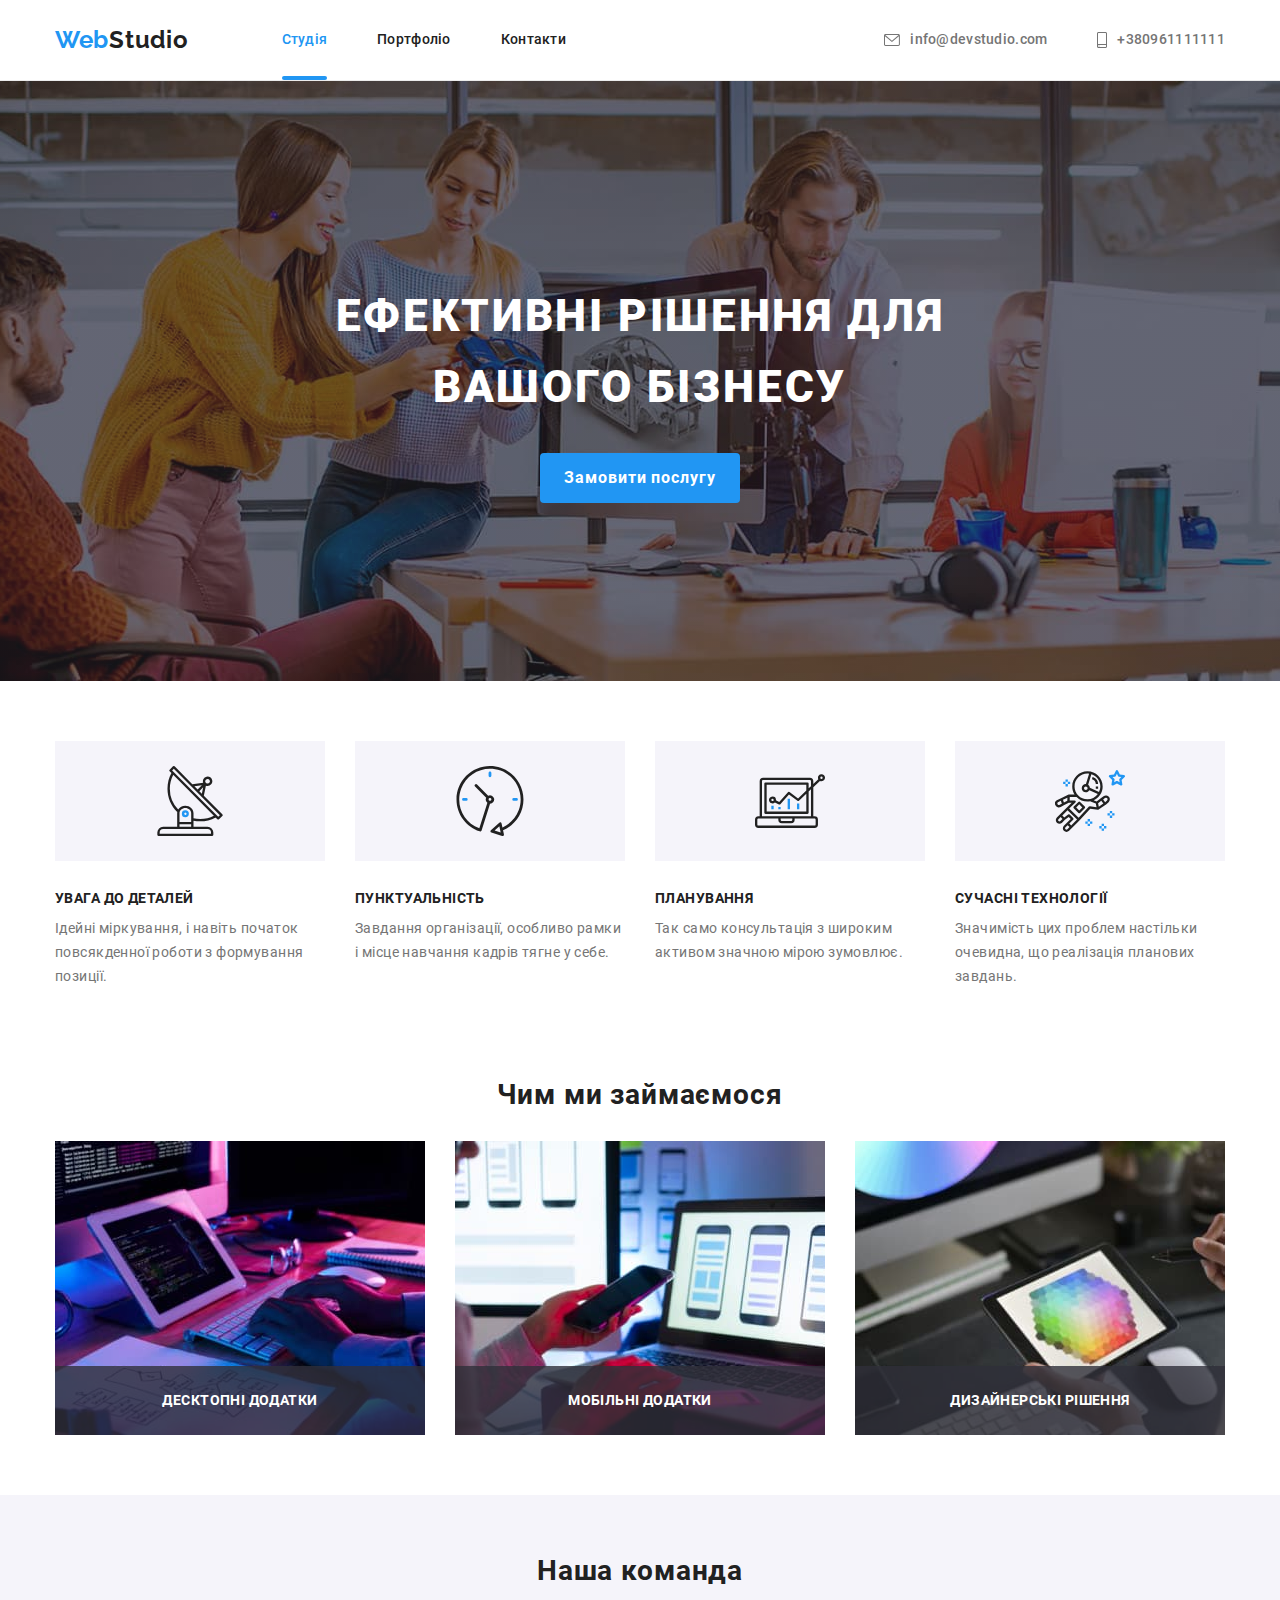
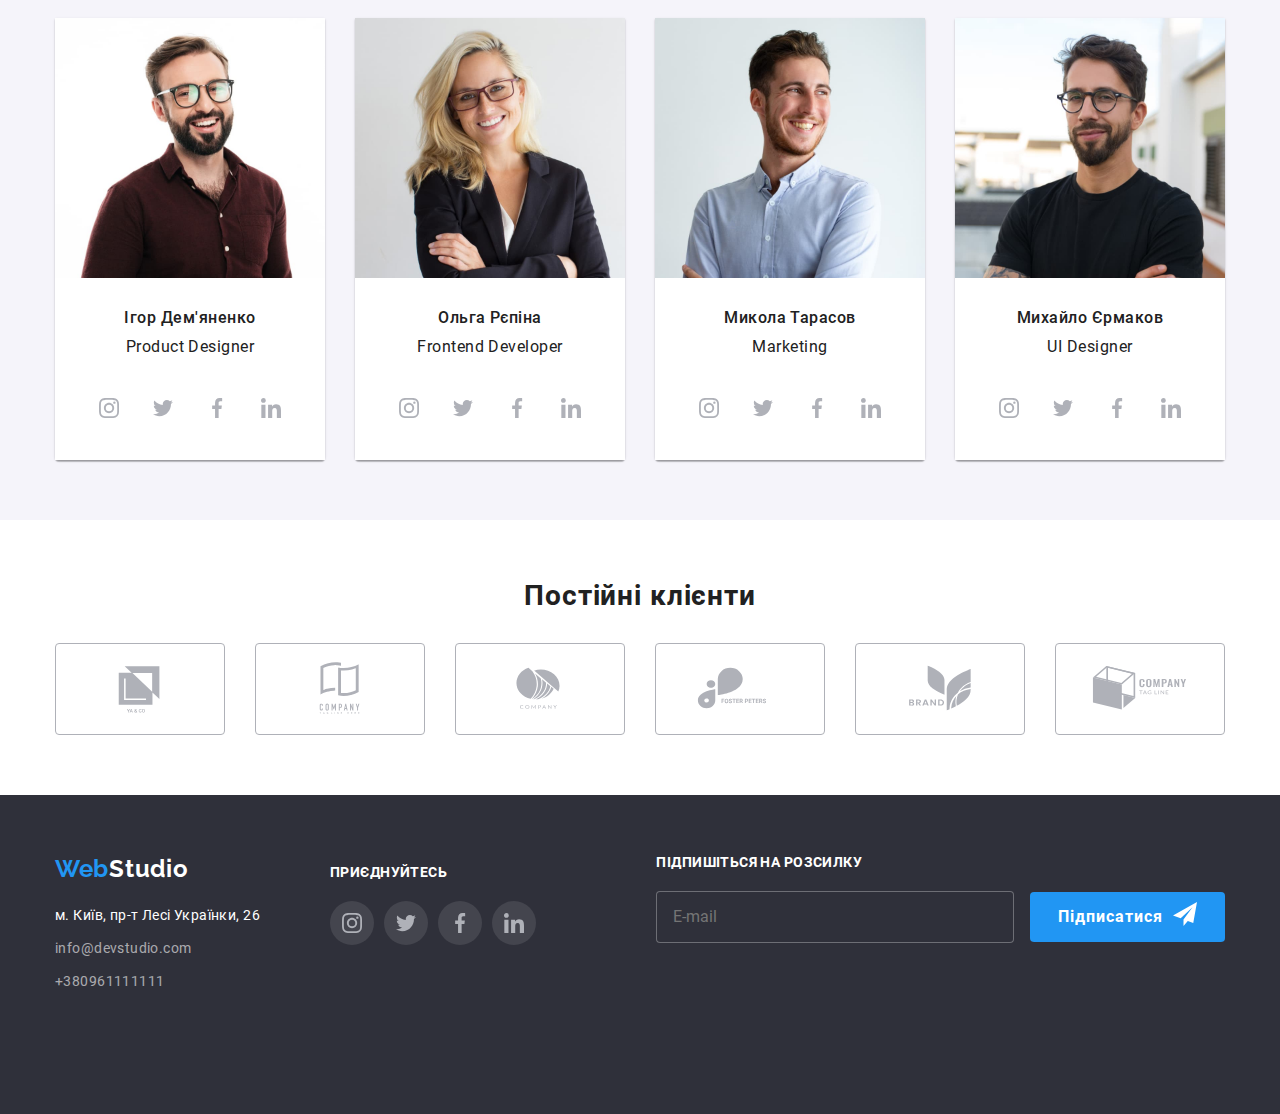
<file: index.html>
<!DOCTYPE html>
<html lang="uk">
<head>
    <meta charset="UTF-8">
    <meta http-equiv="X-UA-Compatible" content="IE=edge">
    <meta name="viewport" content="width=, initial-scale=1.0">
    <title>Студія</title>
    
    <!-- <link rel="preconnect" href="https://fonts.googleapis.com">
    <link rel="preconnect" href="https://fonts.gstatic.com" crossorigin>
    <link href="https://fonts.googleapis.com/css2?family=Raleway:wght@700&family=Roboto:wght@400;500;700;900&display=swap"
        rel="stylesheet"> -->

    <!-- <link rel="stylesheet" href="https://cdnjs.cloudflare.com/ajax/libs/modern-normalize/1.0.0/modern-normalize.min.css" /> -->
    
    <link rel="stylesheet" href="./css/main.min.css">
</head>

<body>



<header class="header">

    <div class="container">
        <div class="header__container">
            <a class="logo header__logo" lang="en" href="./index.html">Web<span class="logo__part">Studio</span></a>

            <button class="header__burger js-open-menu"  type="button">
                <svg width="40" height="40" aria-label="Перемикач мобільного меню">
                    <use class="menu-button__icon-burger" href="./images/icon.svg#icon-menu_burger"></use>
                </svg>
            </button>

            <nav>
                <ul class="site-nav">
            
                    <li> <a class="site-nav__link site-nav__link--current" href="./index.html">Студія</a> </li>
                    <li> <a class="site-nav__link" href="./portfolio.html">Портфоліо</a> </li>
                    <li> <a class="site-nav__link" href="">Контакти</a> </li>
            
                </ul>
            </nav>
            
            <ul class="site-contacts">
            
                <li>
                    <a class="site-contacts__link" lang="en" href="mailto:info@devstudio.com">
                        <svg class="site-contacts__icon" width="16" height="12">
                            <use href="./images/icon.svg#envelope"></use>
                        </svg>
                        info@devstudio.com</a>
                </li>
                <li>
                    <a class="site-contacts__link" href="tel:+380961111111">
                        <svg class="site-contacts__icon" width="10" height="16">
                            <use href="./images/icon.svg#smartphone"></use>
                        </svg>
                        +380961111111</a>
                </li>
            
            </ul>

        </div>

    </div>
</header>



<main>
    <!-- HERO -->
    <section class="hero overlay">
        
        <h1 class="hero__title">Ефективні рішення для вашого бізнесу</h1>
        <button data-modal-open class="main-button hero__main-button main-button--large" type="button">Замовити послугу</button>
    </section>


    <!-- FEATURES -->
    <section class="section">

    <div class="container">

        <h2 class="section-title visually-hidden">Особливості нашої роботи</h2> <!--Зробити заголовок невидимим за допомогою CSS-->

        <ul class="features-list">
            <li class="features-list__item">
                <div class="features-list__container">
                   <svg class="features-list__icon">
                       <use href="./images/icon.svg#antenna"></use>
                   </svg>
                </div>
                
               <h3 class="features-list__name">УВАГА ДО ДЕТАЛЕЙ</h3> 
               <p class="features-list__text">Ідейні міркування, і навіть початок повсякденної роботи з формування позиції.</p>
            </li>

            <li class="features-list__item">
                <div class="features-list__container">
                    <svg class="features-list__icon">
                        <use href="./images/icon.svg#clock"></use>
                    </svg>
                </div>
               
               <h3  class="features-list__name">ПУНКТУАЛЬНІСТЬ</h3>
               <p class="features-list__text">Завдання організації, особливо рамки і місце навчання кадрів тягне у себе.</p>
            </li>

            <li class="features-list__item">
                <div class="features-list__container">
                    <svg class="features-list__icon">
                        <use href="./images/icon.svg#diagram"></use>
                    </svg>
                </div>
               
                <h3  class="features-list__name">ПЛАНУВАННЯ</h3>
                <p class="features-list__text">Так само консультація з широким активом значною мірою зумовлює.</p>
            </li>

            <li class="features-list__item">
                <div class="features-list__container">
                    <svg class="features-list__icon">
                        <use href="./images/icon.svg#astronaut"></use>
                    </svg>
                </div>
                
                <h3  class="features-list__name">СУЧАСНІ ТЕХНОЛОГІЇ</h3>
                <p class="features-list__text">Значимість цих проблем настільки очевидна, що реалізація планових завдань.</p>
            </li>
    
        </ul>
    </div>

     </section>

  
    <!-- EXAMPLE -->
    <section class="section section--no-padding">

        <div class="container">

        <h2 class="section-title">Чим ми займаємося</h2>
        <ul class="example">
            <li class="example__item" > 
                <a href="">
                <div class="example__thumb">
                  <img class="example__image" 
                  srcset="./images/img1.jpg 1x, ./images/img1@2x.jpg 2x"   
                  src="./images/img1.jpg" alt="руки людини, що набирають текс на клавіатурі" width="370" height="294">  
                  <h3 class="example__subtitle">Десктопні додатки</h3>
                </div>
                </a>
            </li>
            <li class="example__item" > 
                <a href="">
                    <div class="example__thumb">
                     <img class="example__image"
                     srcset="./images/img2.jpg 1x, ./images/img2@2x.jpg 2x" 
                     src="./images/img2.jpg" alt="людина працює на ноутбуці" width="370" height="294">
                     <h3 class="example__subtitle">Мобільні додатки</h3>
                    </div>
                    </a>
             </li>
            <li class="example__item" >
                 <a href="">
                    <div class="example__thumb">
                     <img class="example__image"
                     srcset="./images/img3.jpg 1x, ./images/img3@2x.jpg 2x" 
                     src="./images/img3.jpg" alt="руки людини, що працює за планшетом" width="370" height="294">
                     <h3 class="example__subtitle">Дизайнерські рішення</h3>
                    </div>
                    </a>
                 </li> 
        </ul>

        </div>

    </section>


<!-- TEAM -->
    <section class="section section--color-grey">

        <div class="container">

        <h2 class="section-title">Наша команда</h2>

        <ul class="team-list">
            <li class="team-list__item"> 
                
                <article class="co-worker">
                    <picture>
                        <source srcset="./images/DemyanenkoDesktop.jpg 1x, ./images/DemyanenkoDesktop@2x.jpg 2x" media="(min-width: 1200px)">
                        <source srcset="./images/DemyanenkoTablet.jpg 1x, ./images/DemyanenkoTablet@2x.jpg 2x" media="(min-width: 768px)">
                        <img  srcset="./images/DemyanenkoMobile.jpg 1x, ./images/DemyanenkoMobile@2x.jpg 2x"
                        src="./images/DemyanenkoMobile.jpg" alt="фото співробітника" class="co-worker__photo" width="270" height="260">
                    </picture>
                
                <div class="co-worker__meta">
                <h3 class="co-worker__subtitle">Ігор Дем'яненко</h3>
                <p class="co-worker__text" lang="en">Product Designer</p>
                
                <ul class="social-links">
                   <li class="social-links__item"><a class="social-links__link" href="">
                    <svg class="social-links__icon">
                        <use href="./images/icon.svg#instagram"></use>
                    </svg>
                   </a>
                </li>

                    <li class="social-links__item"><a class="social-links__link" href="">
                            <svg class="social-links__icon">
                                <use href="./images/icon.svg#twitter"></use>
                            </svg>
                        </a></li>
                    
                    <li class="social-links__item"><a class="social-links__link" href="">
                            <svg class="social-links__icon">
                                <use href="./images/icon.svg#facebook"></use>
                            </svg>
                        </a>
                    </li>

                    <li class="social-links__item"><a class="social-links__link" href="">
                            <svg class="social-links__icon">
                                <use href="./images/icon.svg#linkedin"></use>
                            </svg>
                        </a></li>
                </ul>
            </div>
            </article>

            </li>
            
            <li class="team-list__item"> 

                <article class="co-worker">
                    <picture>
                        <source srcset="./images/RepinaDesktop.jpg 1x, ./images/RepinaDesktop@2x.jpg 2x" media="(min-width: 1200px)">
                        <source srcset="./images/RepinaTablet.jpg 1x, ./images/RepinaTablet@2x.jpg 2x" media="(min-width: 768px)">
                        <img srcset="./images/RepinaMobile.jpg 1x, ./images/RepinaMobile@2x.jpg 2x"
                            src="./images/RepinaMobile.jpg" alt="фото співробітника" class="co-worker__photo" width="270"
                            height="260">
                    </picture>
                
                <div class="co-worker__meta">
                <h3 class="co-worker__subtitle">Ольга Рєпіна</h3>
                <p class="co-worker__text" lang="en">Frontend Developer</p>
                
                <ul class="social-links">
                    <li class="social-links__item"><a class="social-links__link" href="">
                            <svg class="social-links__icon">
                                <use href="./images/icon.svg#instagram"></use>
                            </svg>
                        </a>
                    </li>
                
                    <li class="social-links__item"><a class="social-links__link" href="">
                            <svg class="social-links__icon">
                                <use href="./images/icon.svg#twitter"></use>
                            </svg>
                        </a></li>
                
                    <li class="social-links__item"><a class="social-links__link" href="">
                            <svg class="social-links__icon">
                                <use href="./images/icon.svg#facebook"></use>
                            </svg>
                        </a>
                    </li>
                
                    <li class="social-links__item"><a class="social-links__link" href="">
                            <svg class="social-links__icon">
                                <use href="./images/icon.svg#linkedin"></use>
                            </svg>
                        </a></li>
                </ul>
                </div>
                </article>

            </li>

            <li class="team-list__item"> 

                <article class="co-worker">
                    <picture>
                        <source srcset="./images/TarasovDesktop.jpg 1x, ./images/TarasovDesktop@2x.jpg 2x" media="(min-width: 1200px)">
                        <source srcset="./images/TarasovTablet.jpg 1x, ./images/TarasovTablet@2x.jpg 2x" media="(min-width: 768px)">
                        <img srcset="./images/TarasovMobile.jpg 1x, ./images/TarasovMobile@2x.jpg 2x" 
                        src="./images/TarasovMobile.jpg"
                            alt="фото співробітника" class="co-worker__photo" width="270" height="260">
                    </picture>
                
                <div class="co-worker__meta">
                <h3 class="co-worker__subtitle">Микола Тарасов</h3>
                <p class="co-worker__text" lang="en">Marketing</p>

               <ul class="social-links">
                    <li class="social-links__item"><a class="social-links__link" href="">
                            <svg class="social-links__icon">
                                <use href="./images/icon.svg#instagram"></use>
                            </svg>
                        </a>
                    </li>
                
                    <li class="social-links__item"><a class="social-links__link" href="">
                            <svg class="social-links__icon">
                                <use href="./images/icon.svg#twitter"></use>
                            </svg>
                        </a></li>
                
                    <li class="social-links__item"><a class="social-links__link" href="">
                            <svg class="social-links__icon">
                                <use href="./images/icon.svg#facebook"></use>
                            </svg>
                        </a>
                    </li>
                
                    <li class="social-links__item"><a class="social-links__link" href="">
                            <svg class="social-links__icon">
                                <use href="./images/icon.svg#linkedin"></use>
                            </svg>
                        </a></li>
                </ul>
                </div>
                </article>

            </li>

            <li class="team-list__item"> 

                <article class="co-worker">
                    <picture>
                        <source srcset="./images/YermakovDesktop.jpg 1x, ./images/YermakovDesktop@2x.jpg 2x" media="(min-width: 1200px)">
                        <source srcset="./images/YermakovTablet.jpg 1x, ./images/YermakovTablet@2x.jpg 2x" media="(min-width: 768px)">
                        <img srcset="./images/YermakovMobile.jpg 1x, ./images/YermakovMobile@2x.jpg 2x" 
                         src="./images/YermakovMobile.jpg"
                            alt="фото співробітника" class="co-worker__photo" width="270" height="260">
                    </picture>
                
                <div class="co-worker__meta">
                <h3 class="co-worker__subtitle">Михайло Єрмаков</h3>
                <p class="co-worker__text" lang="en">UI Designer</p>

               <ul class="social-links">
                    <li class="social-links__item"><a class="social-links__link" href="">
                            <svg class="social-links__icon">
                                <use href="./images/icon.svg#instagram"></use>
                            </svg>
                        </a>
                    </li>
                
                    <li class="social-links__item"><a class="social-links__link" href="">
                            <svg class="social-links__icon">
                                <use href="./images/icon.svg#twitter"></use>
                            </svg>
                        </a></li>
                
                    <li class="social-links__item"><a class="social-links__link" href="">
                            <svg class="social-links__icon">
                                <use href="./images/icon.svg#facebook"></use>
                            </svg>
                        </a>
                    </li>
                
                    <li class="social-links__item"><a class="social-links__link" href="">
                            <svg class="social-links__icon">
                                <use href="./images/icon.svg#linkedin"></use>
                            </svg>
                        </a></li>
                </ul>
                </div>
                </article>

            </li>
        </ul>
 

    </section>

    <!-- CLIENTS -->
    <section class="section">
        <div class="container">

        <h2 class="section-title">Постійні клієнти</h2>

        <ul class="clients-list">
            <li class="clients-list__item"><a class="clients-list__link" href="">
                <svg class="clients-list__icon">
                    <use href="./images/icon.svg#Client1"></use>
                </svg>
            </a></li>

            <li class="clients-list__item"><a class="clients-list__link" href="">
                <svg class="clients-list__icon">
                    <use href="./images/icon.svg#Client2"></use>
                </svg>
            </a></li>

            <li class="clients-list__item"><a class="clients-list__link" href="">
                <svg class="clients-list__icon">
                    <use href="./images/icon.svg#Client3"></use>
                </svg>
            </a></li>

            <li class="clients-list__item"><a class="clients-list__link" href="">
                <svg class="clients-list__icon">
                    <use href="./images/icon.svg#Client4"></use>
                </svg>
            </a></li>

            <li class="clients-list__item"><a class="clients-list__link" href="">
                <svg class="clients-list__icon">
                    <use href="./images/icon.svg#Client5"></use>
                </svg>
            </a></li>

            <li class="clients-list__item"><a class="clients-list__link" href="">
                <svg class="clients-list__icon">
                    <use href="./images/icon.svg#Client6"></use>
                </svg>
            </a></li>
        </ul>

        </div>
    </section>
</main>

<!-- FOOTER -->
<footer class="footer">
    <div class="container">
      <div class="footer__container">
        <div class="footer__flex-container">
        <div class="footer__address-box">
         <a class="logo" lang="en" href="./index.html">Web<span class="logo__part--white">Studio</span></a>

          <address class="address">
            <ul class="address__list">
              <li class="address__item"><a class="address__link address__link--white" href="https://goo.gl/maps/CPtrU1FHBa2aNyZL9">м. Київ, пр-т Лесі Українки, 26</a></li>
              <li class="address__item"><a class="address__link" href="mailto:info@devstudio.com">info@devstudio.com</a></li>
              <li class="address__item"><a class="address__link" href="tel:+380961111111">+380961111111</a></li>
            </ul>
           </address>

        </div>

        <div class="footer__social">
            <div>
              <p class="footer__call">Приєднуйтесь</p>
              <ul class="social-links">
                <li class="social-links__item"><a class="social-links__link social-links__link--bg-grey" href="">
                    <svg class="social-links__icon">
                        <use href="./images/icon.svg#instagram"></use>
                    </svg>
                    </a>
                </li>
        
                <li class="social-links__item"><a class="social-links__link social-links__link--bg-grey" href="">
                    <svg class="social-links__icon">
                        <use href="./images/icon.svg#twitter"></use>
                    </svg>
                    </a>
                </li>
        
                 <li class="social-links__item"><a class="social-links__link social-links__link--bg-grey" href="">
                    <svg class="social-links__icon">
                        <use href="./images/icon.svg#facebook"></use>
                    </svg>
                    </a>
                 </li>
        
                 <li class="social-links__item"><a class="social-links__link social-links__link--bg-grey" href="">
                    <svg class="social-links__icon">
                        <use href="./images/icon.svg#linkedin"></use>
                    </svg>
                    </a>
                </li>
               </ul>
             </div>

        </div>
        </div>

        <form class="subscription-form">
          <p class="subscription-form__call">Підпишіться на розсилку</p>
          <input class="subscription-form__input" type="email" name="email" placeholder="E-mail">
          <button class="main-button main-button--with-icon" type="submit">Підписатися
             <svg class="subscription-form__icon">
                 <use href="./images/icon.svg#airplane"></use>
             </svg>
          </button>

         </form>
    </div>

    </div>
</footer>
<!-- МОБІЛЬНЕ МЕНЮ -->
<div class="mobile-menu js-menu-container">
    

        <button class="mobile-menu__close js-close-menu" type="button">
            <svg width="40" height="40" aria-label="Перемикач мобільного меню">
                <use href="./images/icon.svg#icon-close_mobile-menu"></use>
            </svg>
        </button>
<div class="mobile-container">
        <ul class="mobile-nav">
            <li class="mobile-nav__item"> <a class="mobile-nav__link mobile-nav__link--current" href="./index.html">Студія</a> </li>
            <li class="mobile-nav__item"> <a class="mobile-nav__link" href="./portfolio.html">Портфоліо</a> </li>
            <li class="mobile-nav__item"> <a class="mobile-nav__link" href="">Контакти</a> </li>
        </ul>

        <ul class="mobile-contacts">
            <li class="mobile-contacts__item"><a class="mobile-contacts__tel" href="tel:+380961111111">+380961111111</a></li>
            <li class="mobile-contacts__item"><a class="mobile-contacts__mail" lang="en" href="mailto:info@devstudio.com">info@devstudio.com</a></li>
        </ul>

      <ul class="mobile-social">
        <li><a class="mobile-social__link" href="">Instagram <span class="dash">|</span> </a></li>
        <li><a class="mobile-social__link" href="">Twitter <span class="dash">|</span> </a></li>
        <li><a class="mobile-social__link" href="">Facebook <span class="dash">|</span> </a></li>
        <li><a class="mobile-social__link" href="">LinkedIn</a></li>
      </ul>
</div>
   
</div>

<!-- МОДАЛЬНЕ ВІКНО -->
<div data-modal class="backdrop backdrop--hidden">

    <div class="modal">
        <button class="button-close" data-modal-close type="button" >
            <svg class="button-close__icon">
                <use href="./images/icon.svg#icon-x-close"></use>
            </svg>
        </button>

        <p class="modal__title">Залиште свої дані, ми вам передзвонимо</p>

        <form class="request-form">
            
            <div class="form__field">
                <label class="form__label" for="username">Ім'я</label>
                <input class="form__input" type="text" id="username" name="username">
                <svg class="form__icon">
                    <use href="./images/icon.svg#person-black"></use>
                </svg>
            </div>
            
            <div class="form__field">
                <label class="form__label" for="mail">Пошта</label>
                <input class="form__input" type="email" id="mail" name="email">
                <svg class="form__icon">
                    <use href="./images/icon.svg#email-black"></use>
                </svg>
            </div>
           
            <div class="form__field">
                <label class="form__label" for="phone">Телефон</label>
                <input class="form__input" type="tel" id="phone" name="tel">
                <svg class="form__icon">
                    <use href="./images/icon.svg#phone-black"></use>
                </svg>
            </div>
           
            <div class="form__field">
                <label class="form__label" for="comment">Коментар</label>
                <textarea class="form__comment" type="text" name="comment" rows="5" id="comment" placeholder="Введіть текст"></textarea>
            </div>

        
                <label class="checkbox__label">
                    <input class="checkbox" type="checkbox" name="agree">
                    <svg class="checkbox__icon">
                        <use href="./images/icon.svg#check"></use>
                    </svg>
                    Погоджуюся з розсилкою та приймаю 
                    <a class="checkbox__link" href="">Умови договіру</a>
                </label>

            
            <button class="main-button request-form__main-button main-button--shadow" type="submit">Відправити</button>

        </form>
    </div>
</div>

<script src="./js/mobile-menu.js"></script>
<script src="./js/modal.js"></script>

</body>
</html>
</file>
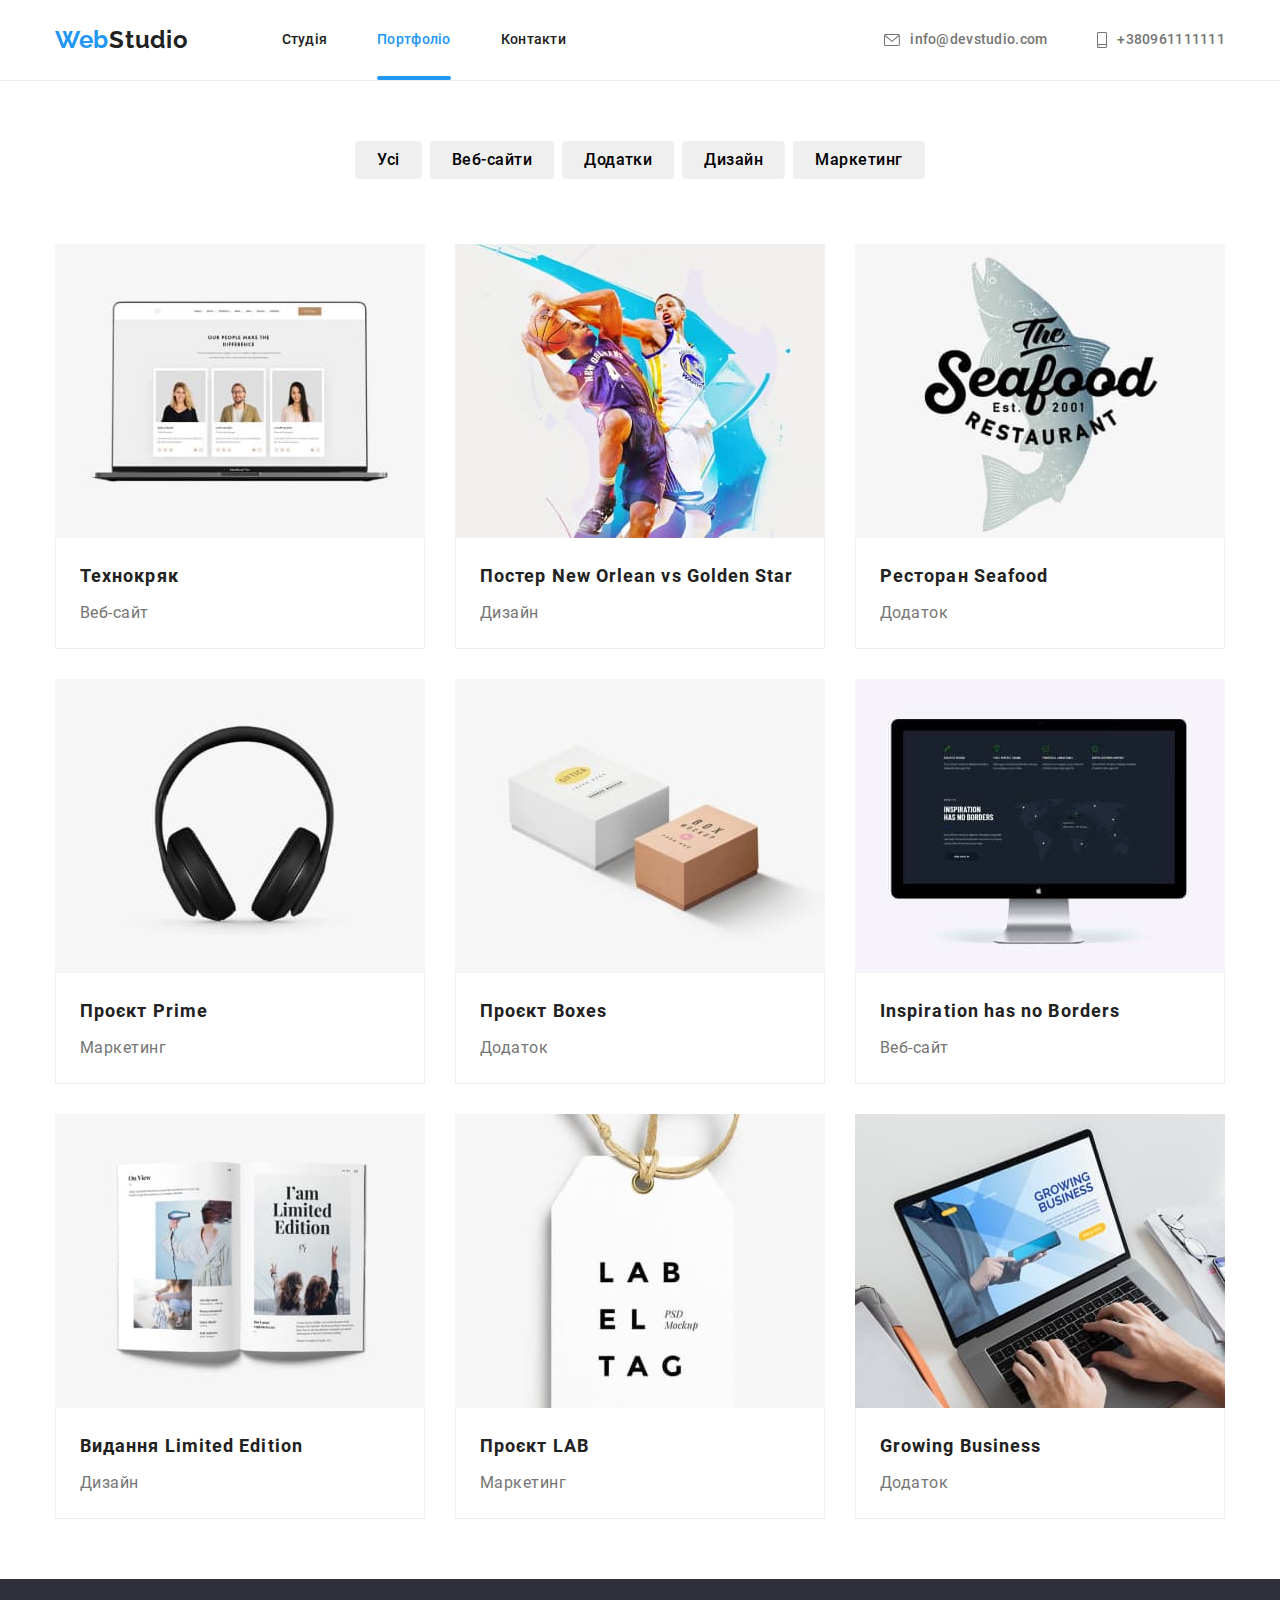
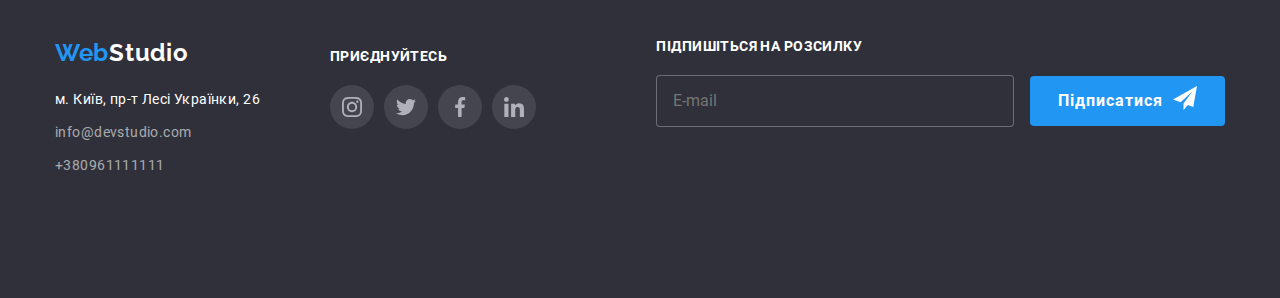
<file: portfolio.html>
<!DOCTYPE html>
<html lang="uk">
<head>
    <meta charset="UTF-8">
    <meta http-equiv="X-UA-Compatible" content="IE=edge">
    <meta name="viewport" content="width=device-width, initial-scale=1.0">
    <title>Студія</title>

    <link rel="stylesheet" href="./css/main.min.css">
</head>
<body>

    

<header class="header">

    <div class="container header__container">

        <a class="logo header__logo" lang="en" href="./index.html">Web<span class="logo__part">Studio</span></a>

        <button class="header__burger js-open-menu" type="button">
            <svg width="40" height="40" aria-label="Перемикач мобільного меню">
                <use class="menu-button__icon-burger" href="./images/icon.svg#icon-menu_burger"></use>
            </svg>
        </button>

        <nav>
            <ul class="site-nav list">

                <li> <a class="site-nav__link" href="./index.html" >Студія</a> </li>
                <li> <a class="site-nav__link site-nav__link--current" href="./portfolio.html" >Портфоліо</a> </li>
                <li> <a class="site-nav__link" href="" >Контакти</a> </li>

            </ul>
        </nav>

        <ul class="site-contacts list">

            <li>
               <a class="site-contacts__link" lang="en" href="mailto:info@devstudio.com">
                 <svg class="site-contacts__icon" width="16" height="12">
                 <use href="./images/icon.svg#envelope"></use>
                 </svg>
                 info@devstudio.com</a>
            </li>
            <li>
                <a class="site-contacts__link" href="tel:+380961111111">
                 <svg class="site-contacts__icon" width="10" height="16">
                 <use href="./images/icon.svg#smartphone"></use>
                 </svg>
                  +380961111111</a>
            </li>

         </ul>
    </div>
</header>


<main>
 
    <section class="section">

        <div class="container">

        <h1 class="visually-hidden">Проекти</h1> <!--Зробити невидимим-->

<ul class="filter js-filter-container">
    <li class="filter_item"> <button class="filter_button js-button" type="button" data-type="all">Усі</button></li>
    <li class="filter_item"> <button class="filter_button js-button" type="button" data-type="web">Веб-сайти</button></li>
    <li class="filter_item"> <button class="filter_button js-button" type="button" data-type="app">Додатки</button></li>
    <li class="filter_item"> <button class="filter_button js-button" type="button" data-type="design">Дизайн</button></li>
    <li class="filter_item"> <button class="filter_button js-button" type="button" data-type="marketing">Маркетинг</button></li>
</ul>

<ul class="projects">
    <li class="projects__item js-item" data-type="web"> 

        <article class="card">
            <a class="card__link" href="">
                <div class="card__thumb">
                    <img class="card__picture" src="./images/img10.jpg" alt="Головна сторінка сайту Технокряк" width="370"
                        height="294">
                    <p class="card__overlay">Ресурс пропонує комплексні пропозиції з різним рівнем функціоналу та сервісів. Все
                        це дозволить відвідувачу отримати вичерпні відомості про компанію чи приватну особу.</p>
                </div>
                <div class="card__meta">
                    <h2 class="card__title">Технокряк</h2>
                    <p class="card__text">Веб-сайт</p>
                </div>
            </a>
        </article>
        
    </li>

    <li class="projects__item js-item" data-type="design">

        <article class="card">
            <a class="card__link" href="">
                <div class="card__thumb">
                    <img class="card__picture" src="./images/img11.jpg" alt="Дизайн постеру гри баскетболістів" width="370"
                        height="294">
                    <p class="card__overlay">Ресурс пропонує комплексні пропозиції з різним рівнем функціоналу та сервісів. Все
                        це дозволить відвідувачу отримати вичерпні відомості про компанію чи приватну особу.</p>
                </div>
                <div class="card__meta">
                    <h2 class="card__title">Постер New Orlean vs Golden Star</h2>
                    <p class="card__text">Дизайн</p>
                </div>
            </a>
        </article>
        
    </li>

    <li class="projects__item js-item" data-type="app"> 

        <article class="card">
            <a class="card__link" href="">
                <div class="card__thumb">
                    <img class="card__picture" src="./images/img12.jpg" alt="Логотип ресторану з зображенням риби" width="370"
                        height="294">
                    <p class="card__overlay">Ресурс пропонує комплексні пропозиції з різним рівнем функціоналу та сервісів. Все
                        це дозволить відвідувачу отримати вичерпні відомості про компанію чи приватну особу.</p>
                </div>
                <div class="card__meta">
                    <h2 class="card__title">Ресторан Seafood</h2>
                    <p class="card__text">Додаток</p>
                </div>
            </a>
        </article>
       
    </li>

    <li class="projects__item js-item" data-type="marketing"> 

        <article class="card">
            <a class="card__link" href="">
                <div class="card__thumb">
                    <img class="card__picture" src="./images/img13.jpg" alt="Логотип проекту, зображені навушники" width="370"
                        height="294">
                    <p class="card__overlay">Ресурс пропонує комплексні пропозиції з різним рівнем функціоналу та сервісів. Все
                        це
                        дозволить відвідувачу отримати вичерпні відомості про компанію чи приватну особу.</p>
                </div>
                <div class="card__meta">
                    <h2 class="card__title">Проєкт Prime</h2>
                    <p class="card__text">Маркетинг</p>
                </div>
            </a>
        </article>
       
    </li>

    <li class="projects__item js-item" data-type="app"> 

        <article class="card">
            <a class="card__link" href="">
                <div class="card__thumb">
                    <img class="card__picture" src="./images/img14.jpg" alt="Логотип проекту, зображені коробки" width="370"
                        height="294">
                    <p class="card__overlay">Ресурс пропонує комплексні пропозиції з різним рівнем функціоналу та сервісів. Все
                        це
                        дозволить відвідувачу отримати вичерпні відомості про компанію чи приватну особу.</p>
                </div>
                <div class="card__meta">
                    <h2 class="card__title">Проєкт Boxes</h2>
                    <p class="card__text">Додаток</p>
                </div>
            </a>
        </article>
       
    </li>

    <li class="projects__item js-item" data-type="web"> 

        <article class="card">
            <a class="card__link" href="">
                <div class="card__thumb">
                    <img class="card__picture" src="./images/img15.jpg" alt="Зображення Макбуку" width="370" height="294">
                    <p class="card__overlay">Ресурс пропонує комплексні пропозиції з різним рівнем функціоналу та сервісів. Все
                        це дозволить відвідувачу отримати вичерпні відомості про компанію чи приватну особу.</p>
                </div>
                <div class="card__meta">
                    <h2 class="card__title">Inspiration has no Borders</h2>
                    <p class="card__text">Веб-сайт</p>
                </div>
            </a>
        </article>
        
    </li>

    <li class="projects__item js-item" data-type="design"> 

        <article class="card">
            <a class="card__link" href="">
                <div class="card__thumb">
                    <img class="card__picture" src="./images/img16.jpg" alt="Зображення журналу" width="370" height="294">
                    <p class="card__overlay">Ресурс пропонує комплексні пропозиції з різним рівнем функціоналу та сервісів. Все
                        це дозволить відвідувачу отримати вичерпні відомості про компанію чи приватну особу.</p>
                </div>
                <div class="card__meta">
                    <h2 class="card__title">Видання Limited Edition</h2>
                    <p class="card__text">Дизайн</p>
                </div>
            </a>
        </article>
        
    </li>

    <li class="projects__item js-item" data-type="marketing"> 

        <article class="card">
            <a class="card__link" href="">
                <div class="card__thumb">
                    <img class="card__picture" src="./images/img17.jpg" alt="Зображення бірки" width="370" height="294">
                    <p class="card__overlay">Ресурс пропонує комплексні пропозиції з різним рівнем функціоналу та сервісів. Все
                        це дозволить відвідувачу отримати
                        вичерпні відомості про компанію чи приватну особу.</p>
                </div>
                <div class="card__meta">
                    <h2 class="card__title">Проєкт LAB</h2>
                    <p class="card__text">Маркетинг</p>
                </div>
            </a>
        </article>
       
    </li>

    <li class="projects__item js-item" data-type="app"> 

        <article class="card">
            <a class="card__link" href="">
                <div class="card__thumb">
                    <img class="card__picture" src="./images/img18.jpg" alt="Ноутбук" width="370" height="294">
                    <p class="card__overlay">Ресурс пропонує комплексні пропозиції з різним рівнем функціоналу та сервісів. Все
                        це дозволить відвідувачу отримати
                        вичерпні відомості про компанію чи приватну особу.</p>
                </div>
                <div class="card__meta">
                    <h2 class="card__title">Growing Business</h2>
                    <p class="card__text">Додаток</p>
                </div>
            </a>
        </article>
        
    </li>
</ul>

</div>

</section>

</main>
<!-- FOOTER -->
<footer class="footer">
    <div class="container">
        <div class="footer__container">
            <div class="footer__flex-container">
                <div class="footer__address-box">
                    <a class="logo" lang="en" href="./index.html">Web<span class="logo__part--white">Studio</span></a>

                    <address class="address">
                        <ul class="address__list">
                            <li class="address__item"><a class="address__link address__link--white"
                                    href="https://goo.gl/maps/CPtrU1FHBa2aNyZL9">м. Київ, пр-т Лесі Українки, 26</a>
                            </li>
                            <li class="address__item"><a class="address__link"
                                    href="mailto:info@devstudio.com">info@devstudio.com</a></li>
                            <li class="address__item"><a class="address__link"
                                    href="tel:+380961111111">+380961111111</a></li>
                        </ul>
                    </address>

                </div>

                <div class="footer__social">
                    <div>
                        <p class="footer__call">Приєднуйтесь</p>
                        <ul class="social-links">
                            <li class="social-links__item"><a class="social-links__link social-links__link--bg-grey"
                                    href="">
                                    <svg class="social-links__icon">
                                        <use href="./images/icon.svg#instagram"></use>
                                    </svg>
                                </a>
                            </li>

                            <li class="social-links__item"><a class="social-links__link social-links__link--bg-grey"
                                    href="">
                                    <svg class="social-links__icon">
                                        <use href="./images/icon.svg#twitter"></use>
                                    </svg>
                                </a>
                            </li>

                            <li class="social-links__item"><a class="social-links__link social-links__link--bg-grey"
                                    href="">
                                    <svg class="social-links__icon">
                                        <use href="./images/icon.svg#facebook"></use>
                                    </svg>
                                </a>
                            </li>

                            <li class="social-links__item"><a class="social-links__link social-links__link--bg-grey"
                                    href="">
                                    <svg class="social-links__icon">
                                        <use href="./images/icon.svg#linkedin"></use>
                                    </svg>
                                </a>
                            </li>
                        </ul>
                    </div>

                </div>
            </div>

            <form class="subscription-form">
                <p class="subscription-form__call">Підпишіться на розсилку</p>
                <input class="subscription-form__input" type="email" name="email" placeholder="E-mail">
                <button class="main-button main-button--with-icon" type="submit">Підписатися
                    <svg class="subscription-form__icon">
                        <use href="./images/icon.svg#airplane"></use>
                    </svg>
                </button>

            </form>
        </div>

    </div>
</footer>

<!-- МОБІЛЬНЕ МЕНЮ -->
<div class="mobile-menu js-menu-container">


    <button class="mobile-menu__close js-close-menu" type="button">
        <svg width="40" height="40" aria-label="Перемикач мобільного меню">
            <use href="./images/icon.svg#icon-close_mobile-menu"></use>
        </svg>
    </button>
    <div class="mobile-container">
        <ul class="mobile-nav">
            <li class="mobile-nav__item"> <a class="mobile-nav__link mobile-nav__link--current"
                    href="./index.html">Студія</a> </li>
            <li class="mobile-nav__item"> <a class="mobile-nav__link" href="./portfolio.html">Портфоліо</a> </li>
            <li class="mobile-nav__item"> <a class="mobile-nav__link" href="">Контакти</a> </li>
        </ul>

        <ul class="mobile-contacts">
            <li class="mobile-contacts__item"><a class="mobile-contacts__tel" href="tel:+380961111111">+380961111111</a>
            </li>
            <li class="mobile-contacts__item"><a class="mobile-contacts__mail" lang="en"
                    href="mailto:info@devstudio.com">info@devstudio.com</a></li>
        </ul>

        <ul class="mobile-social">
            <li><a class="mobile-social__link" href="">Instagram <span class="dash">|</span> </a></li>
            <li><a class="mobile-social__link" href="">Twitter <span class="dash">|</span> </a></li>
            <li><a class="mobile-social__link" href="">Facebook <span class="dash">|</span> </a></li>
            <li><a class="mobile-social__link" href="">LinkedIn</a></li>
        </ul>
    </div>

</div>
<script type="module" src="./js/mobile-menu.js"></script>
<script type = "module" src="./js/button-filter.js"></script>
</body>
</html>
</file>
<file: css/main.min.css>
@font-face{font-family:"Raleway";font-style:normal;font-weight:400;src:local(""),url("../fonts/raleway-v28-latin-regular.woff2") format("woff2"),url("../fonts/raleway-v28-latin-regular.woff") format("woff")}@font-face{font-family:"Raleway";font-style:normal;font-weight:700;src:local(""),url("../fonts/raleway-v28-latin-700.woff2") format("woff2"),url("../fonts/raleway-v28-latin-700.woff") format("woff")}@font-face{font-family:"Roboto";font-style:normal;font-weight:400;src:url("../fonts/roboto-v30-latin_cyrillic-regular.eot");src:local(""),url("../fonts/roboto-v30-latin_cyrillic-regular.eot?#iefix") format("embedded-opentype"),url("../fonts/roboto-v30-latin_cyrillic-regular.woff2") format("woff2"),url("../fonts/roboto-v30-latin_cyrillic-regular.woff") format("woff"),url("../fonts/roboto-v30-latin_cyrillic-regular.ttf") format("truetype"),url("../fonts/roboto-v30-latin_cyrillic-regular.svg#Roboto") format("svg")}@font-face{font-family:"Roboto";font-style:normal;font-weight:500;src:url("../fonts/roboto-v30-latin_cyrillic-500.eot");src:local(""),url("../fonts/roboto-v30-latin_cyrillic-500.eot?#iefix") format("embedded-opentype"),url("../fonts/roboto-v30-latin_cyrillic-500.woff2") format("woff2"),url("../fonts/roboto-v30-latin_cyrillic-500.woff") format("woff"),url("../fonts/roboto-v30-latin_cyrillic-500.ttf") format("truetype"),url("../fonts/roboto-v30-latin_cyrillic-500.svg#Roboto") format("svg")}@font-face{font-family:"Roboto";font-style:normal;font-weight:700;src:url("../fonts/roboto-v30-latin_cyrillic-700.eot");src:local(""),url("../fonts/roboto-v30-latin_cyrillic-700.eot?#iefix") format("embedded-opentype"),url("../fonts/roboto-v30-latin_cyrillic-700.woff2") format("woff2"),url("../fonts/roboto-v30-latin_cyrillic-700.woff") format("woff"),url("../fonts/roboto-v30-latin_cyrillic-700.ttf") format("truetype"),url("../fonts/roboto-v30-latin_cyrillic-700.svg#Roboto") format("svg")}@font-face{font-family:"Roboto";font-style:normal;font-weight:900;src:url("../fonts/roboto-v30-latin_cyrillic-900.eot");src:local(""),url("../fonts/roboto-v30-latin_cyrillic-900.eot?#iefix") format("embedded-opentype"),url("../fonts/roboto-v30-latin_cyrillic-900.woff2") format("woff2"),url("../fonts/roboto-v30-latin_cyrillic-900.woff") format("woff"),url("../fonts/roboto-v30-latin_cyrillic-900.ttf") format("truetype"),url("../fonts/roboto-v30-latin_cyrillic-900.svg#Roboto") format("svg")}/*! modern-normalize v1.1.0 | MIT License | https://github.com/sindresorhus/modern-normalize */*,::before,::after{-webkit-box-sizing:border-box;box-sizing:border-box}html{line-height:1.15;-webkit-text-size-adjust:100%;-moz-tab-size:4;-o-tab-size:4;tab-size:4}body{margin:0;font-family:system-ui,"Segoe UI",Roboto,Helvetica,Arial,sans-serif,"Apple Color Emoji","Segoe UI Emoji"}hr{height:0;color:inherit}abbr[title]{-webkit-text-decoration:underline dotted;text-decoration:underline dotted}b,strong{font-weight:bolder}code,kbd,samp,pre{font-family:ui-monospace,SFMono-Regular,Consolas,"Liberation Mono",Menlo,monospace;font-size:1em}small{font-size:80%}sub,sup{font-size:75%;line-height:0;position:relative;vertical-align:baseline}sub{bottom:-0.25em}sup{top:-0.5em}table{text-indent:0;border-color:inherit}button,input,optgroup,select,textarea{font-family:inherit;font-size:100%;line-height:1.15;margin:0}button,select{text-transform:none}button,[type=button],[type=reset],[type=submit]{-webkit-appearance:button}::-moz-focus-inner{border-style:none;padding:0}:-moz-focusring{outline:1px dotted ButtonText}:-moz-ui-invalid{box-shadow:none}legend{padding:0}progress{vertical-align:baseline}::-webkit-inner-spin-button,::-webkit-outer-spin-button{height:auto}[type=search]{-webkit-appearance:textfield;outline-offset:-2px}::-webkit-search-decoration{-webkit-appearance:none}::-webkit-file-upload-button{-webkit-appearance:button;font:inherit}summary{display:list-item}ul{list-style:none;padding:0;margin:0}h1,h2,h3,h4,p{margin-top:0;margin-bottom:0;padding-top:0;padding-bottom:0}address{font-style:normal}img{display:block;width:100%;height:auto}body{background-color:var(--primary-white-color);color:var(--primary-text-color);font-family:Roboto,sans-serif}:root{--primary-white-color: #ffffff;--primary-text-color: #212121;--accent-color: #2196F3;--text-color: #757575;--cubic: cubic-bezier(0.4, 0, 0.2, 1)}.form__comment,.form__input{width:100%;border:rgba(33,33,33,.2) solid 1px;border-radius:4px;cursor:pointer;-webkit-transition:border 250ms cubic-bezier(0.4, 0, 0.2, 1);transition:border 250ms cubic-bezier(0.4, 0, 0.2, 1)}.visually-hidden{position:absolute;width:1px;height:1px;margin:-1px;border:0;padding:0;white-space:nowrap;-webkit-clip-path:inset(100%);clip-path:inset(100%);clip:rect(0 0 0 0);overflow:hidden}.header{border-bottom:1px solid #ececec}.header__container{display:-webkit-box;display:-ms-flexbox;display:flex;-webkit-box-align:center;-ms-flex-align:center;align-items:center;-webkit-box-pack:justify;-ms-flex-pack:justify;justify-content:space-between;min-height:60px}.header__burger{display:block;border:none;background-color:rgba(0,0,0,0);padding:0;margin-left:auto}@media screen and (min-width: 768px){.header__burger{display:none}}@media screen and (min-width: 1200px){.header__logo{margin-right:93px}}.footer{background-color:#2f303a;padding-top:60px;padding-bottom:60px}.footer__address-box{display:block;text-align:center}@media screen and (min-width: 1200px){.footer__address-box{text-align:start;margin-right:70px}}.footer__social{margin-bottom:60px}@media screen and (min-width: 768px){.footer__social{margin-bottom:0}}.footer__call{color:var(--primary-white-color);text-transform:uppercase;font-weight:700;font-size:14px;line-height:1.14;letter-spacing:.03em;text-align:center;margin-bottom:20px}@media screen and (min-width: 1200px){.footer__call{text-align:start}}@media screen and (min-width: 768px){.footer__flex-container{display:-webkit-box;display:-ms-flexbox;display:flex;-ms-flex-pack:distribute;justify-content:space-around;-webkit-box-align:baseline;-ms-flex-align:baseline;align-items:baseline}}@media screen and (min-width: 1200px){.footer__container{display:-webkit-box;display:-ms-flexbox;display:flex}}.form__field{position:relative;max-width:448px;width:100%}.form__label{display:block;margin-bottom:4px;color:var(--text-color);font-weight:400;font-size:12px;line-height:1.16;letter-spacing:.01em}.form__input{margin-bottom:10px;padding-left:40px;height:40px}.form__input:focus,.form__input:focus{border:solid 1px var(--accent-color);outline:none}.form__comment{display:block;height:120px;resize:none;margin-bottom:20px;padding:12px 16px;font-weight:400;font-size:12px;line-height:1.17;letter-spacing:.01em}.form__comment:focus,.form__comment:focus{border:solid 1px var(--accent-color);outline:none}.form__comment::-webkit-input-placeholder{padding-top:7px;font-weight:400;font-size:12px;line-height:1.17px;letter-spacing:.01em;color:rgba(117,117,117,.5)}.form__comment::-moz-placeholder{padding-top:7px;font-weight:400;font-size:12px;line-height:1.17px;letter-spacing:.01em;color:rgba(117,117,117,.5)}.form__comment:-ms-input-placeholder{padding-top:7px;font-weight:400;font-size:12px;line-height:1.17px;letter-spacing:.01em;color:rgba(117,117,117,.5)}.form__comment::-ms-input-placeholder{padding-top:7px;font-weight:400;font-size:12px;line-height:1.17px;letter-spacing:.01em;color:rgba(117,117,117,.5)}.form__comment::placeholder{padding-top:7px;font-weight:400;font-size:12px;line-height:1.17px;letter-spacing:.01em;color:rgba(117,117,117,.5)}.form__icon{position:absolute;left:12px;top:30px;display:inline-block;width:18px;height:18px;-webkit-transition:fill 250ms var(--cubic);transition:fill 250ms var(--cubic)}.form__input:focus+.form__icon{fill:var(--accent-color)}.request-form__main-button{margin-left:auto;margin-right:auto}.subscription-form{margin:0 auto;text-align:center}@media screen and (min-width: 1200px){.subscription-form{margin-left:auto;margin-right:0;text-align:start}}.subscription-form__call{font-weight:700;font-size:14px;line-height:1.14;letter-spacing:.03em;text-transform:uppercase;color:var(--primary-white-color);margin-bottom:20px}.subscription-form__input{border:1px solid rgba(255,255,255,.3);border-radius:4px;background-color:#2f303a;display:block;padding:16px;margin-bottom:20px;max-width:450px;width:100%;margin-right:auto;margin-left:auto;-webkit-transition:border-color 250ms var(--cubic);transition:border-color 250ms var(--cubic)}.subscription-form__input:focus{outline:none;border-color:var(--accent-color)}@media screen and (min-width: 1200px){.subscription-form__input{display:inline-block;width:358px;margin-bottom:0}}.subscription-form__icon{max-width:24px;height:24px;margin-left:10px}.site-nav{display:none}@media screen and (min-width: 768px){.site-nav{display:-webkit-box;display:-ms-flexbox;display:flex;-webkit-box-align:center;-ms-flex-align:center;align-items:center;gap:50px}}.site-nav__link{color:var(--primary-text-color);font-weight:500;font-size:14px;line-height:1.14;letter-spacing:.02em;text-decoration:none;display:block;padding-top:32px;padding-bottom:32px;-webkit-transition-property:color;transition-property:color;-webkit-transition-duration:250ms;transition-duration:250ms;-webkit-transition-timing-function:var(--cubic);transition-timing-function:var(--cubic)}.site-nav__link--current{position:relative;color:var(--accent-color)}.site-nav__link--current::after{position:absolute;bottom:0;left:0;display:block;content:"";height:4px;width:100%;background-color:var(--accent-color);border-radius:2px}.site-nav__link:hover,.site-nav__link:focus{color:var(--accent-color);fill:var(--accent-color)}.address{margin-top:20px;margin-bottom:60px}.address__link{color:rgba(255,255,255,.6);font-weight:400;font-size:14px;line-height:1.71;letter-spacing:.03em;text-decoration:none;-webkit-transition-property:fill,color,background-color;transition-property:fill,color,background-color;-webkit-transition-duration:250ms;transition-duration:250ms;-webkit-transition-timing-function:var(--cubic);transition-timing-function:var(--cubic)}.address__link:hover,.address__link:focus{color:var(--accent-color)}.address__link--white{color:var(--primary-white-color)}.address__item:not(:last-child){margin-bottom:9px}.backdrop{position:fixed;top:0;left:0;opacity:1;width:100%;height:100%;background-color:rgba(0,0,0,.2);-webkit-transition:opacity 250ms var(--cubic);transition:opacity 250ms var(--cubic)}.backdrop--hidden{opacity:0;pointer-events:none}.button-close{position:absolute;top:8px;right:8px;display:-webkit-box;display:-ms-flexbox;display:flex;border-radius:50%;border:1px solid rgba(0,0,0,.1);padding:6px;background-color:#fff;fill:#212121;cursor:pointer}.button-close__icon{width:18px;height:18px;-webkit-transition:fill 250ms var(--cubic);transition:fill 250ms var(--cubic)}.button-close:hover .button-close__icon,.button-close:focus .button-close__icon{fill:var(--accent-color)}.card__link{text-decoration:none;color:var(--primary-text-color);height:100%}.card__title{font-weight:700;font-size:18px;line-height:2;letter-spacing:.06em;margin-bottom:4px}.card__text{color:var(--text-color);font-size:16px;line-height:1.88;letter-spacing:.03em}.card__meta{width:100%;border-bottom:1px solid #eee;border-right:1px solid #eee;border-left:1px solid #eee;padding-left:24px;padding-bottom:20px;padding-top:20px}.card__thumb{position:relative;overflow:hidden}.card__overlay{position:absolute;-webkit-transform:translateY(140%);transform:translateY(140%);padding:63px 24px;width:100%;height:100%;background-color:rgba(33,150,243,.9);font-size:18px;line-height:1.55;letter-spacing:.03em;color:var(--primary-white-color);-webkit-transition-property:-webkit-transform;transition-property:-webkit-transform;transition-property:transform;transition-property:transform, -webkit-transform;-webkit-transition-duration:250ms;transition-duration:250ms;-webkit-transition-timing-function:var(--cubic);transition-timing-function:var(--cubic)}.projects__item:hover .card__overlay{-webkit-transform:translateY(-293px);transform:translateY(-293px)}.checkbox{-webkit-appearance:none;-moz-appearance:none;appearance:none}.checkbox__label{display:-webkit-box;display:-ms-flexbox;display:flex;-webkit-box-align:center;-ms-flex-align:center;align-items:center;font-weight:400;font-size:12px;line-height:24px;letter-spacing:.03em;margin-bottom:30px;margin-left:20px}@media screen and (max-width: 479px){.checkbox__label{display:block}}.checkbox__link{color:var(--accent-color);margin-left:5px;-webkit-text-decoration-skip-ink:none;text-decoration-skip-ink:none}@media screen and (max-width: 480px){.checkbox__link{display:block}}.checkbox__icon{width:16px;height:15px;border:#212121 solid 2px;border-radius:2px;margin-right:8px;-webkit-transition:background-color 250ms var(--cubic);transition:background-color 250ms var(--cubic)}.checkbox:checked+.checkbox__icon{background-color:var(--accent-color);border-radius:2px;border-color:var(--accent-color);background-origin:border-box}.clients-list{display:-webkit-box;display:-ms-flexbox;display:flex;-webkit-box-pack:center;-ms-flex-pack:center;justify-content:center;-ms-flex-wrap:wrap;flex-wrap:wrap;margin:-15px}@media screen and (min-width: 1200px){.clients-list{-ms-flex-wrap:nowrap;flex-wrap:nowrap}}.clients-list__item{-ms-flex-preferred-size:calc((100% - 60px)/2);flex-basis:calc((100% - 60px)/2);margin:15px}@media screen and (min-width: 768px)and (max-width: 1200px){.clients-list__item{-ms-flex-preferred-size:calc((100% - 90px)/3);flex-basis:calc((100% - 90px)/3)}}.clients-list__link{display:-webkit-box;display:-ms-flexbox;display:flex;max-width:210px;height:92px;-webkit-box-pack:center;-ms-flex-pack:center;justify-content:center;-webkit-box-align:center;-ms-flex-align:center;align-items:center;border:1px solid #afb1b8;border-radius:4px;fill:#afb1b8;-webkit-transition-property:fill,border-color;transition-property:fill,border-color;-webkit-transition-duration:250ms;transition-duration:250ms;-webkit-transition-timing-function:cubic-bezier(0.4, 0, 0.2, 1);transition-timing-function:cubic-bezier(0.4, 0, 0.2, 1)}.clients-list__link:hover,.clients-list__link:focus{fill:var(--accent-color);border:1px solid var(--accent-color)}.clients-list__icon{width:106px;height:60px}.container{padding:0 15px;margin-left:auto;margin-right:auto}@media screen and (min-width: 480px){.container{width:480px}}@media screen and (min-width: 768px){.container{width:768px}}@media screen and (min-width: 1200px){.container{width:1200px}}.co-worker__meta{background-color:var(--primary-white-color);width:100%;padding:30px 0px}.co-worker__subtitle{font-weight:500;font-size:16px;line-height:1.19;letter-spacing:.03em;text-align:center;margin-bottom:10px}.co-worker__text{font-size:16px;line-height:1.19;letter-spacing:.03em;text-align:center;margin-bottom:30px}.example{display:-webkit-box;display:-ms-flexbox;display:flex;-webkit-box-pack:justify;-ms-flex-pack:justify;justify-content:space-between}.example__image{display:block}.example__thumb{position:relative}.example__subtitle{background-color:rgba(47,48,58,.8);position:absolute;bottom:0;left:0;font-size:14px;line-height:1.14;text-align:center;letter-spacing:.03em;text-transform:uppercase;color:var(--primary-white-color);min-width:370px;padding:27px}@media screen and (min-width: 768px){.features-list{display:-webkit-box;display:-ms-flexbox;display:flex;-ms-flex-wrap:wrap;flex-wrap:wrap;gap:30px}}@media screen and (min-width: 768px){.features-list__item{-ms-flex-preferred-size:calc((100% - 30px)/2);flex-basis:calc((100% - 30px)/2)}}@media screen and (min-width: 1200px){.features-list__item{-ms-flex-preferred-size:calc((100% - 90px)/4);flex-basis:calc((100% - 90px)/4)}}.features-list__item:not(:last-child){margin-bottom:30px}.features-list__container{display:-webkit-box;display:-ms-flexbox;display:flex;max-width:100%;height:120px;background-color:#f5f4fa;margin-bottom:30px;-webkit-box-pack:center;-ms-flex-pack:center;justify-content:center;-webkit-box-align:center;-ms-flex-align:center;align-items:center}.features-list__icon{width:70px;height:70px}.features-list__name{font-weight:700;font-size:14px;line-height:1.14;letter-spacing:.03em;text-transform:uppercase;margin-bottom:10px}.features-list__text{font-size:14px;line-height:1.71;letter-spacing:.03em;color:var(--text-color);max-width:100%}.filter{margin-bottom:50px;display:-webkit-box;display:-ms-flexbox;display:flex;-webkit-box-pack:start;-ms-flex-pack:start;justify-content:flex-start;-ms-flex-wrap:wrap;flex-wrap:wrap}@media screen and (min-width: 768px){.filter{-webkit-box-pack:center;-ms-flex-pack:center;justify-content:center}}.filter_button{font-family:inherit;font-weight:500;font-size:16px;line-height:1.62;text-align:center;letter-spacing:.03em;cursor:pointer;border-radius:4px;border:0;padding:6px 22px;margin-bottom:15px;-webkit-transition-property:color,background-color,-webkit-box-shadow;transition-property:color,background-color,-webkit-box-shadow;transition-property:color,box-shadow,background-color;transition-property:color,box-shadow,background-color,-webkit-box-shadow;-webkit-transition-duration:250ms;transition-duration:250ms;-webkit-transition-timing-function:var(--cubic);transition-timing-function:var(--cubic)}.filter_button:hover,.filter_button:focus{color:var(--primary-white-color);background-color:var(--accent-color);-webkit-box-shadow:0px 3px 1px rgba(0,0,0,.1),0px 1px 2px rgba(0,0,0,.08),0px 2px 2px rgba(0,0,0,.12);box-shadow:0px 3px 1px rgba(0,0,0,.1),0px 1px 2px rgba(0,0,0,.08),0px 2px 2px rgba(0,0,0,.12)}.filter_item:not(:last-child):not(:last-child){margin-right:8px}.hero{text-align:center;background-color:#c4c4c4;padding:118px 0px;margin-left:auto;margin-right:auto;max-width:480px;height:auto;background-image:-webkit-gradient(linear, left top, right top, from(rgba(47, 48, 58, 0.4)), to(rgba(47, 48, 58, 0.4))),url(../images/Header-img-mobile.jpg);background-image:linear-gradient(to right, rgba(47, 48, 58, 0.4), rgba(47, 48, 58, 0.4)),url(../images/Header-img-mobile.jpg);background-size:cover;background-repeat:no-repeat;background-position:center}@media(min-device-pixel-ratio: 2),(-webkit-min-device-pixel-ratio: 2),(min-resolution: 192dpi),(min-resolution: 2dppx){.hero{background-image:-webkit-gradient(linear, left top, right top, from(rgba(47, 48, 58, 0.4)), to(rgba(47, 48, 58, 0.4))),url(../images/Header-img-mobile@2x.jpg);background-image:linear-gradient(to right, rgba(47, 48, 58, 0.4), rgba(47, 48, 58, 0.4)),url(../images/Header-img-mobile@2x.jpg)}}@media screen and (min-width: 768px){.hero{max-width:768px;background-image:-webkit-gradient(linear, left top, right top, from(rgba(47, 48, 58, 0.4)), to(rgba(47, 48, 58, 0.4))),url(../images/Header-img-tablet.jpg);background-image:linear-gradient(to right, rgba(47, 48, 58, 0.4), rgba(47, 48, 58, 0.4)),url(../images/Header-img-tablet.jpg)}}@media screen and (min-width: 768px)and (min-device-pixel-ratio: 2),screen and (min-width: 768px)and (-webkit-min-device-pixel-ratio: 2),screen and (min-width: 768px)and (min-resolution: 192dpi),screen and (min-width: 768px)and (min-resolution: 2dppx){.hero{background-image:-webkit-gradient(linear, left top, right top, from(rgba(47, 48, 58, 0.4)), to(rgba(47, 48, 58, 0.4))),url(../images/Header-img-tablet@2.jpg);background-image:linear-gradient(to right, rgba(47, 48, 58, 0.4), rgba(47, 48, 58, 0.4)),url(../images/Header-img-tablet@2.jpg)}}@media screen and (min-width: 1200px){.hero{padding:200px 0px;max-width:1600px;height:600px;background-image:-webkit-gradient(linear, left top, right top, from(rgba(47, 48, 58, 0.4)), to(rgba(47, 48, 58, 0.4))),url(../images/Header-img-desktop.jpg);background-image:linear-gradient(to right, rgba(47, 48, 58, 0.4), rgba(47, 48, 58, 0.4)),url(../images/Header-img-desktop.jpg)}}@media screen and (min-width: 1200px)and (min-device-pixel-ratio: 2),screen and (min-width: 1200px)and (-webkit-min-device-pixel-ratio: 2),screen and (min-width: 1200px)and (min-resolution: 192dpi),screen and (min-width: 1200px)and (min-resolution: 2dppx){.hero{background-image:-webkit-gradient(linear, left top, right top, from(rgba(47, 48, 58, 0.4)), to(rgba(47, 48, 58, 0.4))),url(../images/Header-img-desktop@2x.jpg);background-image:linear-gradient(to right, rgba(47, 48, 58, 0.4), rgba(47, 48, 58, 0.4)),url(../images/Header-img-desktop@2x.jpg)}}.hero__title{color:var(--primary-white-color);font-weight:900;font-size:26px;line-height:1.61;letter-spacing:.06em;text-transform:uppercase;margin-bottom:30px;max-width:360px;margin-left:auto;margin-right:auto}@media screen and (min-width: 1200px){.hero__title{font-size:44px;max-width:696px}}.hero__main-button{margin-left:auto;margin-right:auto}.logo{color:var(--accent-color);font-family:Raleway,sans-serif;font-weight:700;font-size:24px;line-height:1.2;letter-spacing:.03em;text-decoration:none}.logo__part{color:var(--primary-text-color)}.logo__part--white{color:var(--primary-white-color)}.main-button{font-family:inherit;color:var(--primary-white-color);background-color:var(--accent-color);font-weight:700;font-size:16px;line-height:1.9;letter-spacing:.06em;text-align:center;display:block;max-width:200px;border:none;border-radius:4px;padding:10px 24px;cursor:pointer;-webkit-transition-property:background-color;transition-property:background-color;-webkit-transition-duration:250ms;transition-duration:250ms;-webkit-transition-timing-function:var(--cubic);transition-timing-function:var(--cubic)}.main-button:hover,.main-button:focus{background-color:#188ce8}.main-button--large{max-width:209px}.main-button--with-icon{display:-webkit-inline-box;display:-ms-inline-flexbox;display:inline-flex;text-align:center;-webkit-box-pack:center;-ms-flex-pack:center;justify-content:center;padding:10px 28px;max-width:200px;margin-left:auto;margin-right:auto}@media screen and (min-width: 1200px){.main-button--with-icon{margin-left:12px}}.main-button--shadow{-webkit-box-shadow:0px 4px 4px rgba(0,0,0,.15);box-shadow:0px 4px 4px rgba(0,0,0,.15)}.modal{position:absolute;top:50%;left:50%;-webkit-transform:translate(-50%, -50%) scale(1);transform:translate(-50%, -50%) scale(1);max-width:528px;width:100%;min-height:521px;padding:40px;background-color:#fff;border-radius:4px;-webkit-box-shadow:0px 1px 3px rgba(0,0,0,.12),0px 1px 1px rgba(0,0,0,.14),0px 2px 1px rgba(0,0,0,.2);box-shadow:0px 1px 3px rgba(0,0,0,.12),0px 1px 1px rgba(0,0,0,.14),0px 2px 1px rgba(0,0,0,.2);overflow:auto;-webkit-transition:-webkit-transform 250ms var(--cubic);transition:-webkit-transform 250ms var(--cubic);transition:transform 250ms var(--cubic);transition:transform 250ms var(--cubic), -webkit-transform 250ms var(--cubic)}.modal__title{margin-bottom:12px;font-weight:700;font-size:20px;line-height:1.15;text-align:center;letter-spacing:.03em}.backdrop.backdrop--hidden .modal{-webkit-transform:translate(-50%, -50%) scale(1.1);transform:translate(-50%, -50%) scale(1.1)}.mobile-menu{position:fixed;top:0;left:0;width:100%;height:100%;display:block;padding:48px 40px;background-color:var(--primary-white-color);-webkit-transform:translateX(-100%);transform:translateX(-100%);-webkit-transition:-webkit-transform 250ms var(--cubic);transition:-webkit-transform 250ms var(--cubic);transition:transform 250ms var(--cubic);transition:transform 250ms var(--cubic), -webkit-transform 250ms var(--cubic)}.mobile-menu.is-open{-webkit-transform:translateX(0);transform:translateX(0)}.mobile-container{display:-webkit-box;display:-ms-flexbox;display:flex;-webkit-box-orient:vertical;-webkit-box-direction:normal;-ms-flex-direction:column;flex-direction:column;-webkit-box-pack:justify;-ms-flex-pack:justify;justify-content:space-between;height:100%}.mobile-menu__close{position:absolute;top:10px;right:15px;padding:0;border:none;background-color:rgba(0,0,0,0);cursor:pointer;-webkit-transition:fill 250ms var(--cubic);transition:fill 250ms var(--cubic)}.mobile-menu__close:hover,.mobile-menu__close:focus{fill:var(--accent-color)}.mobile-nav__link{font-weight:500;font-size:40px;line-height:1.18;letter-spacing:.02em;text-decoration:none;color:var(--primary-text-color);-webkit-transition:color 250ms var(--cubic);transition:color 250ms var(--cubic)}.mobile-nav__link--current{color:var(--accent-color)}.mobile-nav__link:hover,.mobile-nav__link:focus{color:var(--accent-color)}.mobile-nav__item:not(:last-child),.mobile-contacts__item:not(:last-child){margin-bottom:32px}.mobile-contacts__tel{font-weight:500;font-size:34px;line-height:1.17;letter-spacing:.02em;color:var(--accent-color);text-decoration:none}.mobile-contacts__mail{font-weight:500;font-size:24px;line-height:1.17;letter-spacing:.02em;color:var(--text-color);text-decoration:none}.mobile-social{display:-webkit-box;display:-ms-flexbox;display:flex}@media screen and (max-width: 480px){.mobile-social{-ms-flex-wrap:wrap;flex-wrap:wrap}}.mobile-social__link{text-decoration:none;font-weight:500;font-size:18px;line-height:1.22;letter-spacing:.02em;color:var(--accent-color)}.dash{color:rgba(33,33,33,.2);padding-right:5px}.projects{display:-webkit-box;display:-ms-flexbox;display:flex;-ms-flex-wrap:wrap;flex-wrap:wrap;gap:30px;-webkit-box-pack:center;-ms-flex-pack:center;justify-content:center}@media screen and (min-width: 768px){.projects{-webkit-box-pack:start;-ms-flex-pack:start;justify-content:flex-start}}.projects__item{-webkit-transition:-webkit-box-shadow 250ms var(--cubic);transition:-webkit-box-shadow 250ms var(--cubic);transition:box-shadow 250ms var(--cubic);transition:box-shadow 250ms var(--cubic), -webkit-box-shadow 250ms var(--cubic)}@media screen and (min-width: 768px){.projects__item{-ms-flex-preferred-size:calc((100% - 30px)/2);flex-basis:calc((100% - 30px)/2)}}@media screen and (min-width: 1200px){.projects__item{-ms-flex-preferred-size:calc((100% - 60px)/3);flex-basis:calc((100% - 60px)/3)}}.projects__item:hover{-webkit-box-shadow:0px 1px 1px rgba(0,0,0,.12),0px 4px 4px rgba(0,0,0,.06),1px 4px 6px rgba(0,0,0,.16);box-shadow:0px 1px 1px rgba(0,0,0,.12),0px 4px 4px rgba(0,0,0,.06),1px 4px 6px rgba(0,0,0,.16)}.section{padding-top:60px;padding-bottom:60px}.section--no-padding{padding-top:0}@media screen and (max-width: 1200px){.section--no-padding{display:none}}.section--color-grey{background-color:#f5f4fa}.section-title{font-weight:700;font-size:28px;line-height:1.17;text-align:center;letter-spacing:.03em;margin-bottom:30px}@media screen and (max-width: 768px){.site-contacts{display:none}}@media screen and (min-width: 768px){.site-contacts{display:block}}@media screen and (min-width: 1200px){.site-contacts{display:-webkit-box;display:-ms-flexbox;display:flex;-webkit-box-align:center;-ms-flex-align:center;align-items:center;margin-left:auto;gap:50px}}.site-contacts__link{color:var(--text-color);text-decoration:none;font-weight:500;font-size:14px;line-height:1.14;letter-spacing:.02em;display:-webkit-box;display:-ms-flexbox;display:flex;-webkit-box-align:center;-ms-flex-align:center;align-items:center;padding-top:32px;padding-bottom:32px;height:16px;fill:var(--text-color);-webkit-transition-property:color;transition-property:color;-webkit-transition-duration:250ms;transition-duration:250ms;-webkit-transition-timing-function:var(--cubic);transition-timing-function:var(--cubic)}.site-contacts__link:hover,.site-contacts__link:focus{color:var(--accent-color);fill:var(--accent-color)}@media screen and (min-width: 768px)and (max-width: 1200px){.site-contacts__link{padding:12px}}.site-contacts__icon{margin-right:10px}.social-links{display:-webkit-box;display:-ms-flexbox;display:flex;-webkit-box-pack:center;-ms-flex-pack:center;justify-content:center}.social-links__link{fill:#afb1b8;display:-webkit-box;display:-ms-flexbox;display:flex;-webkit-box-align:center;-ms-flex-align:center;align-items:center;-webkit-box-pack:center;-ms-flex-pack:center;justify-content:center;width:44px;height:44px;border-radius:50%;-webkit-transition-property:fill,background-color;transition-property:fill,background-color;-webkit-transition-duration:250ms;transition-duration:250ms;-webkit-transition-timing-function:var(--cubic);transition-timing-function:var(--cubic)}.social-links__link:hover,.social-links__link:focus{fill:var(--primary-white-color);background-color:var(--accent-color)}.social-links__link--bg-grey{width:44px;height:44px;border-radius:50%;background-color:rgba(255,255,255,.1)}.social-links__item:not(:last-child){margin-right:10px}.social-links__icon{max-width:20px;height:20px}@media screen and (min-width: 768px){.team-list{display:-webkit-box;display:-ms-flexbox;display:flex;-ms-flex-wrap:wrap;flex-wrap:wrap;gap:30px}}@media screen and (min-width: 1200px){.team-list{-ms-flex-wrap:nowrap;flex-wrap:nowrap}}.team-list__item{border-radius:0px 0px 4px 4px;-webkit-box-shadow:0px 1px 3px rgba(0,0,0,.12),0px 1px 1px rgba(0,0,0,.14),0px 2px 1px rgba(0,0,0,.2);box-shadow:0px 1px 3px rgba(0,0,0,.12),0px 1px 1px rgba(0,0,0,.14),0px 2px 1px rgba(0,0,0,.2)}.team-list__item:not(:last-child){margin-bottom:30px}@media screen and (min-width: 768px){.team-list__item:not(:last-child){margin-bottom:0}}@media screen and (min-width: 768px){.team-list__item{-ms-flex-preferred-size:calc((100% - 30px)/2);flex-basis:calc((100% - 30px)/2)}}/*# sourceMappingURL=main.min.css.map */
</file>
